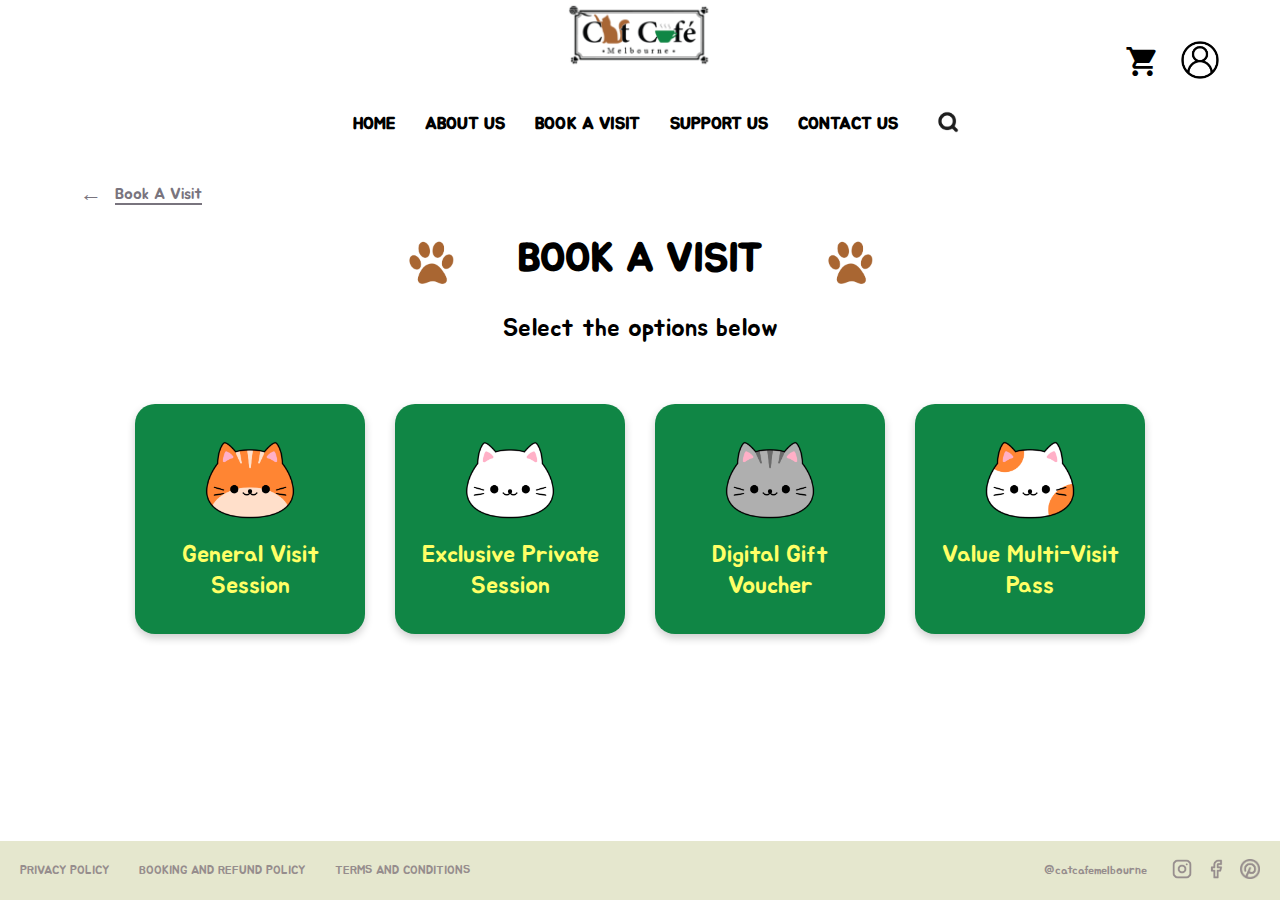
<file: bookavisit.html>
<!DOCTYPE html>
<html lang="en">
  <head>
    <meta charset="UTF-8" />
    <meta name="viewport" content="width=device-width, initial-scale=1.0" />
    <link rel="preconnect" href="https://fonts.googleapis.com" />
    <link rel="preconnect" href="https://fonts.gstatic.com" crossorigin />
    <link
      href="https://fonts.googleapis.com/css2?family=Jua&display=swap"
      rel="stylesheet"
    />

    <link
      href="https://fonts.googleapis.com/icon?family=Material+Icons"
      rel="stylesheet"
    />

    <link rel="stylesheet" href="catstyle.css" />
    <script src="catstyle.css"></script>
    <title>Cat Cafe Book a Visit</title>
  </head>
  <body>
    <header class="site-header">
      <div class="logo-container">
        <a href="index.html" class="catcafelogo">
          <img
            src="images/catcafelogo.png"
            alt="Cat Cafe Logo"
            class="catcafelogo"
          />
        </a>
      </div>

      <div class="hamburger" id="hamburger">
        <span></span>
        <span></span>
        <span></span>
      </div>

      <div class="hamburger-menu" id="hamburgerMenu">
        <ul>
          <li><a href="index.html">Home</a></li>
          <li><a href="#">About Us</a></li>
          <li><a href="bookavisit.html">Book A Visit</a></li>
          <li><a href="#">Support Us</a></li>
          <li><a href="#">Contact Us</a></li>
          <li>
            <a href="searchpage.html"
              ><img
                src="images/searchicon.png"
                alt="search icon"
                class="searchicon"
            /></a>
          </li>
        </ul>
      </div>

      <nav class="navbar">
        <ul>
          <li><a href="index.html" class="home active">Home</a></li>
          <li><a href="#" class="aboutUs active">About Us</a></li>
          <li>
            <a href="bookavisit.html" class="bookAVisit active">Book A Visit</a>
          </li>
          <li><a href="#" class="supportUs active">Support Us</a></li>
          <li><a href="#" class="contactUs active">Contact Us</a></li>
          <li>
            <a href="searchpage.html" class="search">
              <img
                src="images/searchicon.png"
                alt="search icon"
                class="searchicon"
              />
            </a>
          </li>
        </ul>
      </nav>

      <div class="header-nav">
        <a href="shoppingcart.html" class="shoppingcart">
          <span class="material-icons">shopping_cart</span>
        </a>
        <a href="#" class="profile">
          <img src="images/profile.png" alt="Profile" class="profile" />
        </a>
      </div>
    </header>

    <main class="bookavisit page">
      <section class="book-a-visit">
        <div class="back-home">
          <a href="index.html" class="back-link">←</a>
          <a href="bookavisit.html" class="back-visit"> Book A Visit </a>
        </div>
        <h1>
          <img src="images/brownpaw.png" alt="cat paw" class="paw" />
          BOOK A VISIT
          <img src="images/brownpaw.png" alt="cat paw" class="paw" />
        </h1>
        <p>Select the options below</p>

        <div class="visit-options">
          <div class="visit-option">
            <a href="selectdate.html" class="generalvisit">
              <img src="images/orange-yellow-cat.png" alt="General Visit" />
              <p>General Visit Session</p>
            </a>
          </div>
          <div class="visit-option">
            <img src="images/white-cat.png" alt="Exlusive Session" />
            <p>Exclusive Private Session</p>
          </div>
          <div class="visit-option">
            <img src="images/grey-cat.png" alt="Digital Gift Voucher" />
            <p>Digital Gift Voucher</p>
          </div>
          <div class="visit-option">
            <img
              src="images/orange-white-cat.png"
              alt="Value Multi-Visit Pass"
            />
            <p>Value Multi-Visit Pass</p>
          </div>
        </div>
      </section>
    </main>

    <footer class="site-footer">
      <section class="footer-container">
        <div class="footer-links">
          <a href="#">PRIVACY POLICY</a>
          <a href="#">BOOKING AND REFUND POLICY</a>
          <a href="#">TERMS AND CONDITIONS</a>
        </div>

        <div class="footer-social">
          <p>@catcafemelbourne</p>
          <div class="social-icons">
            <a href="#"><img src="images/instagram.png" alt="Instagram" /></a>
            <a href="#"><img src="images/facebook.png" alt="Facebook" /></a>
            <a href="#"><img src="images/pinterest.png" alt="Pinterest" /></a>
          </div>
        </div>
      </section>
    </footer>

    <script src="catscript.js"></script>
  </body>
</html>
</file>
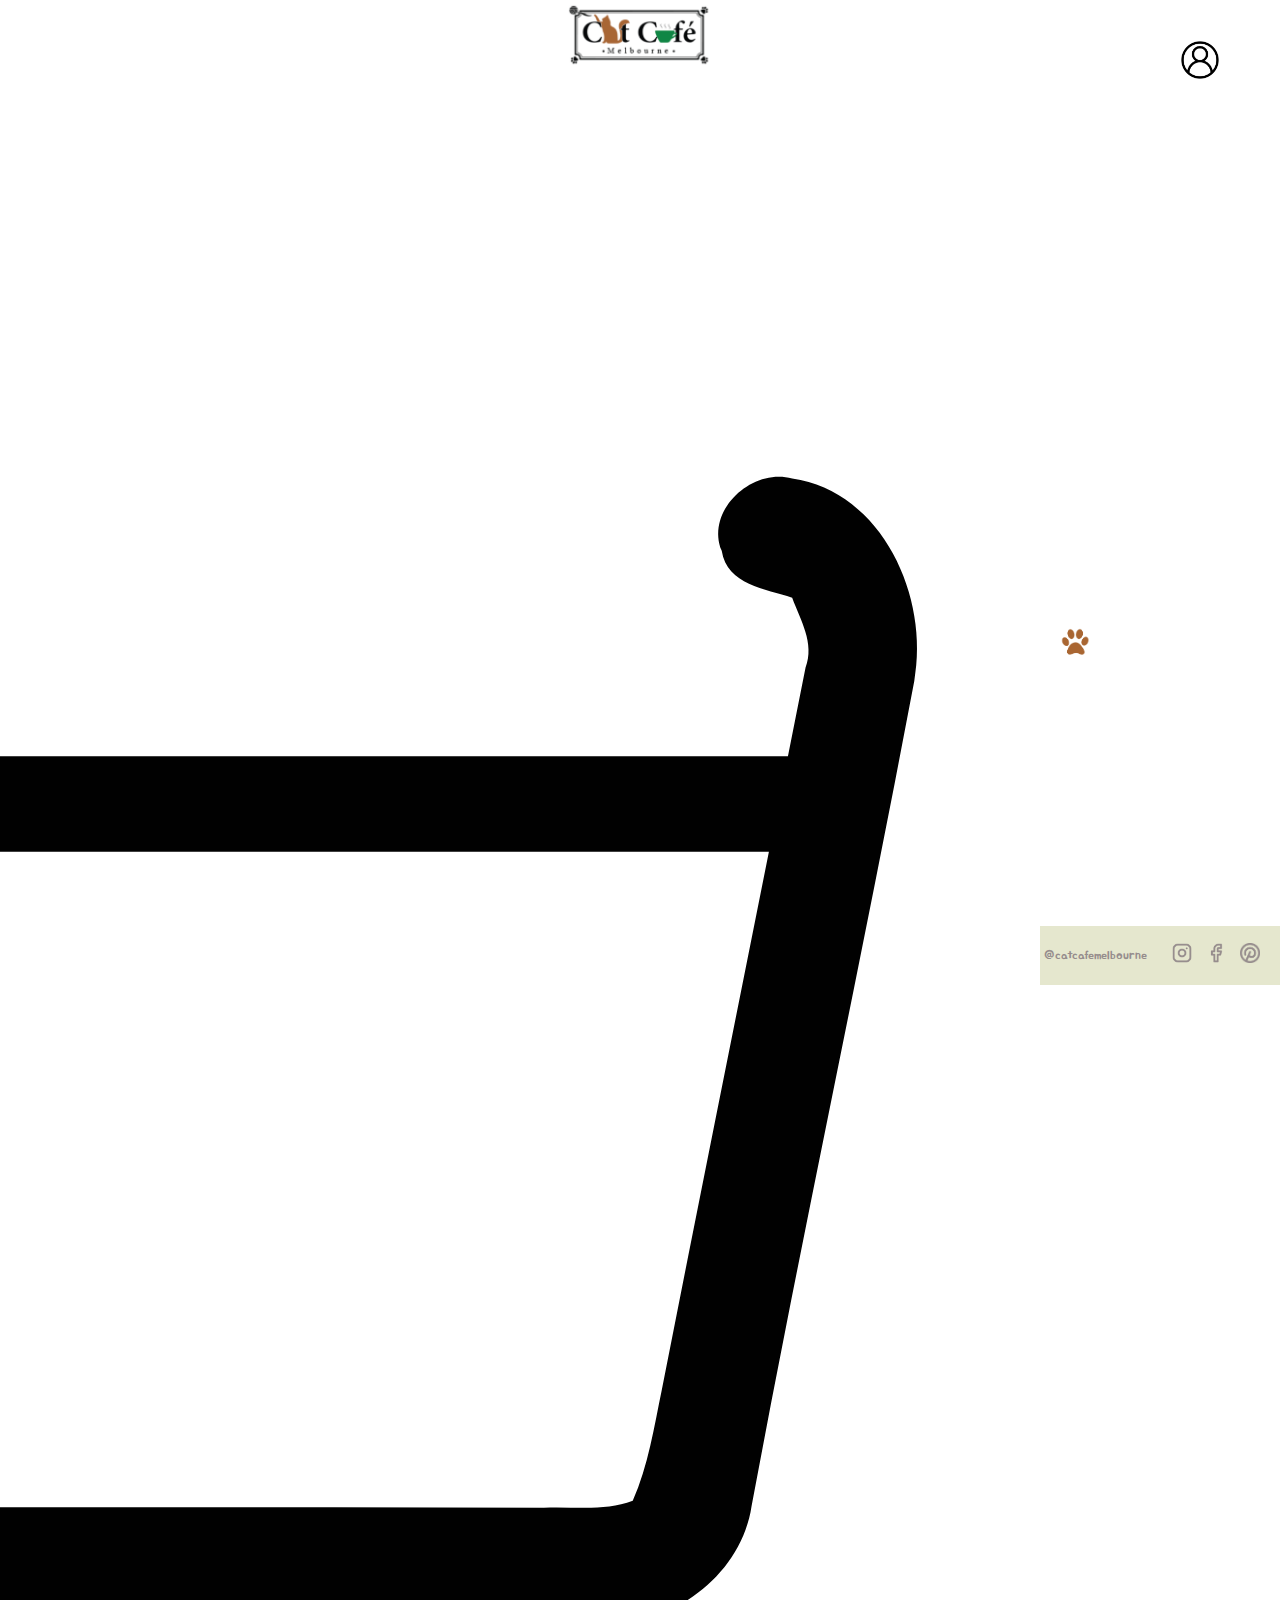
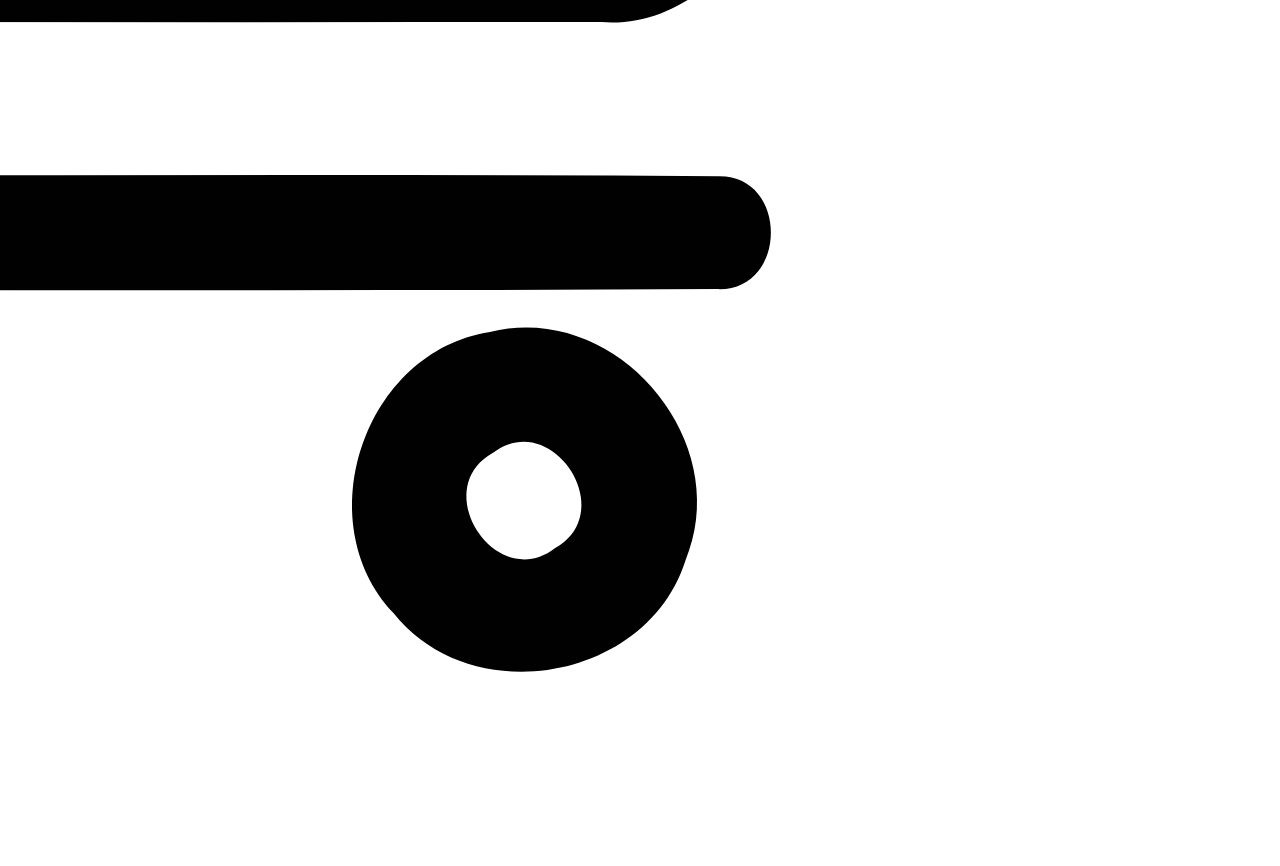
<file: bookingconfirmation.html>
<!DOCTYPE html>
<html lang="en">
<head>
    <meta charset="UTF-8">
    <meta name="viewport" content="width=device-width, initial-scale=1.0">
    <link rel="preconnect" href="https://fonts.googleapis.com">
    <link rel="preconnect" href="https://fonts.gstatic.com" crossorigin>
    <link href="https://fonts.googleapis.com/css2?family=Jua&display=swap" rel="stylesheet">

    <link rel="stylesheet" href="catstyle.css">
    <script src="catstyle.css"></script>
    <title>Cat Cafe Book a Visit</title>
</head>
<body>
    <header class="site-header">

        <div class="logo-container">
          <a href="index.html" class="catcafelogo">
            <img src="images/catcafelogo.png" alt="Cat Cafe Logo" class="catcafelogo">
          </a>
        </div>
          
        <nav class="navbar">
          <ul>
            <li><a href="index.html" class="home active">Home</a></li>
            <li><a href="#" class="aboutUs active">About Us</a></li>
            <li><a href="bookavisit.html" class="bookAVisit active">Book A Visit</a></li>
            <li><a href="#" class="supportUs active">Support Us</a></li>
            <li><a href="#" class="contactUs active">Contact Us</a></li>
            <li>
              <a href="searchpage.html" class="search">
                <img src="images/searchicon.png" alt="search icon" class="searchicon">
              </a>
            </li>
          </ul>
        </nav>
    
        <div class="header-nav">
          <a href="#" class="shoppingcart">
            <img src="images/shoppingcart.png" alt="Shopping Cart" class="shoppingcart">
          </a>
          <a href="#" class="profile">
            <img src="images/profile.png" alt="Profile" class="profile">
          </a>
        </div>
    </header>

    <main>
        <section class="confirmed-page">
            <div class="confirmation-wrapper">
                <img src="images/cat-badge.png" alt="Your Booking is Confirmed" class="confirmation-image">
                
                <div class="email-note">
                    <img src="images/brownpaw.png" alt="cat paw" class="paw">
                    <p>A confirmation with your booking details has been sent to your email.</p>
                    <img src="images/brownpaw.png" alt="cat paw" class="paw">
                </div>


                <p class="thank-you-message">
                    Thank you! Get ready for a cozy, cuddly and pawsome time at the the cafe!
                </p>

                <a href="index.html" class="back-home-link">Back to Homepage</a>
            </div>
        </section>
    </main>

    <footer class="site-footer">
      <section class="footer-container">
        <div class="footer-links">
          <a href="#">PRIVACY POLICY</a>
          <a href="#">BOOKING AND REFUND POLICY</a>
          <a href="#">TERMS AND CONDITIONS</a>
        </div>
    
        <div class="footer-social">
          <p>@catcafemelbourne</p>
            <div class="social-icons">
              <a href="#"><img src="images/instagram.png" alt="Instagram"></a>
              <a href="#"><img src="images/facebook.png" alt="Facebook"></a>
              <a href="#"><img src="images/pinterest.png" alt="Pinterest"></a>
            </div>
        </div>
      </section>
    </footer>

<script src="catscript.js"></script>
</body>
</html>
</file>
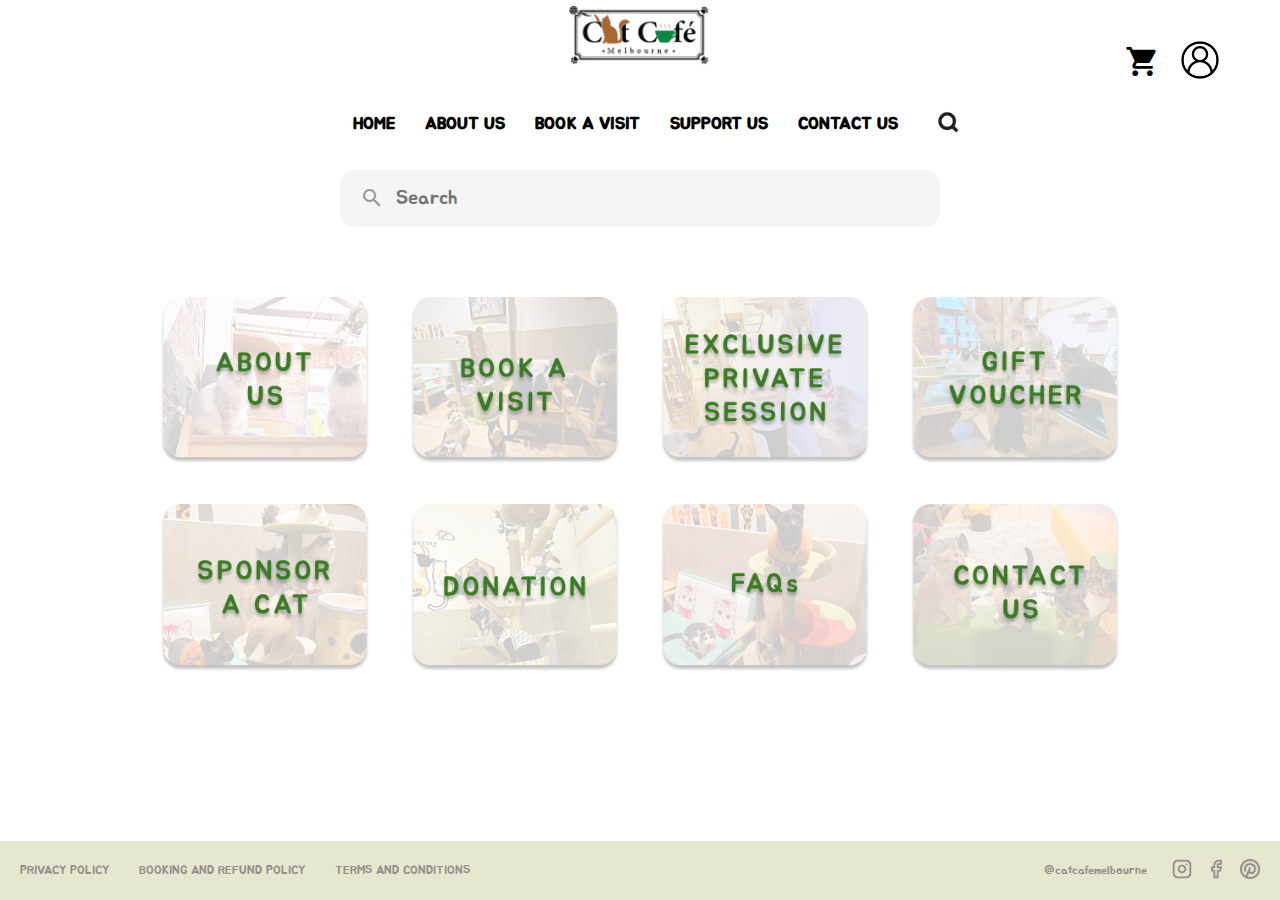
<file: searchpage.html>
<!DOCTYPE html>
<html lang="en">
<head>
    <meta charset="UTF-8">
    <meta name="viewport" content="width=device-width, initial-scale=1.0">
    <link rel="preconnect" href="https://fonts.googleapis.com">
    <link rel="preconnect" href="https://fonts.gstatic.com" crossorigin>
    <link href="https://fonts.googleapis.com/css2?family=Jua&display=swap" rel="stylesheet">

    <link href="https://fonts.googleapis.com/icon?family=Material+Icons" rel="stylesheet">

    <link rel="stylesheet" href="catstyle.css">
    <title>Cat Cafe Book a Visit</title>
</head>
<body>
    <header class="site-header">

        <div class="logo-container">
          <a href="index.html" class="catcafelogo">
            <img src="images/catcafelogo.png" alt="Cat Cafe Logo" class="catcafelogo">
          </a>
        </div>
          
        <nav class="navbar">
          <ul>
            <li><a href="index.html" class="home active">Home</a></li>
            <li><a href="#" class="aboutUs active">About Us</a></li>
            <li><a href="bookavisit.html" class="bookAVisit active">Book A Visit</a></li>
            <li><a href="#" class="supportUs active">Support Us</a></li>
            <li><a href="#" class="contactUs active">Contact Us</a></li>
            <li>
              <a href="searchpage.html" class="search">
                <img src="images/searchicon.png" alt="search icon" class="searchicon">
              </a>
            </li>
          </ul>
        </nav>
    
        <div class="header-nav">
          <a href="shoppingcart.html" class="shoppingcart">
            <span class="material-icons">shopping_cart</span>
          </a>
          <a href="#" class="profile">
            <img src="images/profile.png" alt="Profile" class="profile">
          </a>
        </div>
    </header>

    <main>
        <div class="search-bar">
          <i class="material-icons">search</i>
          <input type="search" placeholder="Search" class="search-input">
        </div>
    
        <div class="grid-container">
            <a href="#" class="grid-item">
              <img src="images/about-us.png" alt="About Us">
            </a>
            <a href="bookavisit.html" class="grid-item">
              <img src="images/book-a-visit.png" alt="Book A Visit">
            </a>
            <a href="#" class="grid-item">
              <img src="images/exclusive-private-session.png" alt="Exclusive Private Session">
            </a>
            <a href="#" class="grid-item">
              <img src="images/gift-voucher.png" alt="Gift Voucher">
            </a>
            <a href="#" class="grid-item">
              <img src="images/sponsor-a-cat.png" alt="Sponsor A Cat">
            </a>
            <a href="#" class="grid-item">
              <img src="images/donation.png" alt="Donation">
            </a>
            <a href="#" class="grid-item">
              <img src="images/faqs.png" alt="FAQs">
            </a>
            <a href="#" class="grid-item">
              <img src="images/contact-us.png" alt="Contact Us">
            </a>
        </div>
    </main>


    <footer class="site-footer">
        <section class="footer-container">
          <div class="footer-links">
            <a href="#">PRIVACY POLICY</a>
            <a href="#">BOOKING AND REFUND POLICY</a>
            <a href="#">TERMS AND CONDITIONS</a>
          </div>
      
          <div class="footer-social">
            <p>@catcafemelbourne</p>
              <div class="social-icons">
                <a href="#"><img src="images/instagram.png" alt="Instagram"></a>
                <a href="#"><img src="images/facebook.png" alt="Facebook"></a>
                <a href="#"><img src="images/pinterest.png" alt="Pinterest"></a>
              </div>
          </div>
        </section>
      </footer>

<script src="catscript.js"></script>
</body>
</html>
</file>
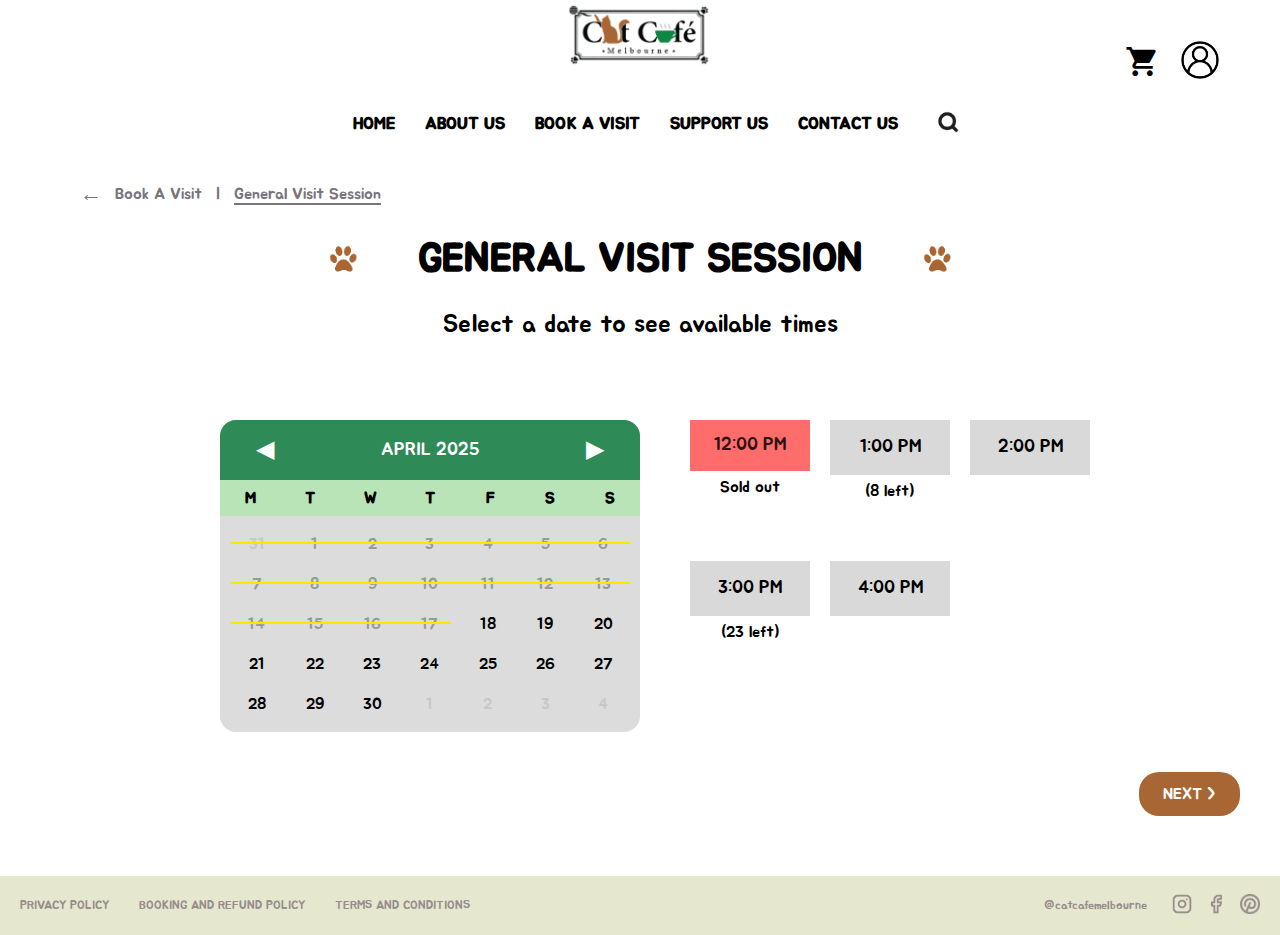
<file: selectdate.html>
<!DOCTYPE html>
<html lang="en">
  <head>
    <meta charset="UTF-8" />
    <meta name="viewport" content="width=device-width, initial-scale=1.0" />
    <link rel="preconnect" href="https://fonts.googleapis.com" />
    <link rel="preconnect" href="https://fonts.gstatic.com" crossorigin />
    <link
      href="https://fonts.googleapis.com/css2?family=Jua&display=swap"
      rel="stylesheet"
    />

    <link
      href="https://fonts.googleapis.com/icon?family=Material+Icons"
      rel="stylesheet"
    />

    <link rel="stylesheet" href="catstyle.css" />
    <title>Cat Cafe Book a Visit</title>
  </head>
  <body>
    <header class="site-header">
      <div class="logo-container">
        <a href="index.html" class="catcafelogo">
          <img
            src="images/catcafelogo.png"
            alt="Cat Cafe Logo"
            class="catcafelogo"
          />
        </a>
      </div>

      <div class="hamburger" id="hamburger">
        <span></span>
        <span></span>
        <span></span>
      </div>

      <div class="hamburger-menu" id="hamburgerMenu">
        <ul>
          <li><a href="index.html">Home</a></li>
          <li><a href="#">About Us</a></li>
          <li><a href="bookavisit.html">Book A Visit</a></li>
          <li><a href="#">Support Us</a></li>
          <li><a href="#">Contact Us</a></li>
          <li>
            <a href="searchpage.html"
              ><img
                src="images/searchicon.png"
                alt="search icon"
                class="searchicon"
            /></a>
          </li>
        </ul>
      </div>

      <nav class="navbar">
        <ul>
          <li><a href="index.html" class="home active">Home</a></li>
          <li><a href="#" class="aboutUs active">About Us</a></li>
          <li>
            <a href="bookavisit.html" class="bookAVisit active">Book A Visit</a>
          </li>
          <li><a href="#" class="supportUs active">Support Us</a></li>
          <li><a href="#" class="contactUs active">Contact Us</a></li>
          <li>
            <a href="searchpage.html" class="search">
              <img
                src="images/searchicon.png"
                alt="search icon"
                class="searchicon"
              />
            </a>
          </li>
        </ul>
      </nav>

      <div class="header-nav">
        <a href="shoppingcart.html" class="shoppingcart">
          <span class="material-icons">shopping_cart</span>
        </a>
        <a href="#" class="profile">
          <img src="images/profile.png" alt="Profile" class="profile" />
        </a>
      </div>
    </header>

    <main class="selectdate page">
      <section class="select-a-date">
        <div class="back-home">
          <a href="bookavisit.html" class="back-link">←</a>
          <a href="bookavisit.html" class="back-choose">Book A Visit</a>
          <span class="divider"> |</span>
          <a href="selectdate.html" class="back-visit">General Visit Session</a>
        </div>

        <h1>
          <img src="images/brownpaw.png" alt="cat paw" class="paw" />
          GENERAL VISIT SESSION
          <img src="images/brownpaw.png" alt="cat paw" class="paw" />
        </h1>
        <p>Select a date to see available times</p>

        <div class="booking-layout">
          <div class="calendar-container">
            <div class="calendar-box">
              <div class="calendar-header">
                <span class="arrow">◀</span>
                <span class="month-title">APRIL 2025</span>
                <span class="arrow">▶</span>
              </div>
              <div class="calendar-weekdays">
                <div>M</div>
                <div>T</div>
                <div>W</div>
                <div>T</div>
                <div>F</div>
                <div>S</div>
                <div>S</div>
              </div>
              <div class="calendar-grid">
                <div class="calendar-day disabled">31</div>
                <div class="dimmed">1</div>
                <div class="dimmed">2</div>
                <div class="dimmed">3</div>
                <div class="dimmed">4</div>
                <div class="dimmed">5</div>
                <div class="dimmed">6</div>
                <div class="dimmed">7</div>
                <div class="dimmed">8</div>
                <div class="dimmed">9</div>
                <div class="dimmed">10</div>
                <div class="dimmed">11</div>
                <div class="dimmed">12</div>
                <div class="dimmed">13</div>
                <div class="dimmed">14</div>
                <div class="dimmed">15</div>
                <div class="dimmed">16</div>
                <div class="dimmed">17</div>
                <div class="calendar-day selectable">18</div>
                <div class="calendar-day">19</div>
                <div class="calendar-day">20</div>
                <div class="calendar-day">21</div>
                <div class="calendar-day">22</div>
                <div class="calendar-day">23</div>
                <div class="calendar-day">24</div>
                <div class="calendar-day">25</div>
                <div class="calendar-day">26</div>
                <div class="calendar-day">27</div>
                <div class="calendar-day">28</div>
                <div class="calendar-day">29</div>
                <div class="calendar-day">30</div>
                <div class="calendar-day disabled">1</div>
                <div class="calendar-day disabled">2</div>
                <div class="calendar-day disabled">3</div>
                <div class="calendar-day disabled">4</div>
              </div>

              <div class="calendar-line line-1"></div>
              <div class="calendar-line line-2"></div>
              <div class="calendar-line line-3"></div>
            </div>
          </div>

          <div class="timeslots">
            <div class="slot-wrap">
              <button class="slot sold-out">12:00 PM</button>
              <p class="slot-status">Sold out</p>
            </div>

            <div class="slot-wrap">
              <button class="slot available" id="slot-1pm">1:00 PM</button>
              <p class="slot-status">(8 left)</p>
            </div>

            <div class="slot-wrap">
              <button class="slot not-available">2:00 PM</button>
            </div>

            <div class="slot-wrap">
              <button class="slot not-available">3:00 PM</button>
              <p class="slot-status">(23 left)</p>
            </div>

            <div class="slot-wrap">
              <button class="slot not-available">4:00 PM</button>
            </div>
          </div>
        </div>

        <div class="next-btn-container">
          <a href="selectpass.html" class="next-button">NEXT ></a>
        </div>
      </section>
    </main>

    <footer class="site-footer">
      <section class="footer-container">
        <div class="footer-links">
          <a href="#">PRIVACY POLICY</a>
          <a href="#">BOOKING AND REFUND POLICY</a>
          <a href="#">TERMS AND CONDITIONS</a>
        </div>

        <div class="footer-social">
          <p>@catcafemelbourne</p>
          <div class="social-icons">
            <a href="#"><img src="images/instagram.png" alt="Instagram" /></a>
            <a href="#"><img src="images/facebook.png" alt="Facebook" /></a>
            <a href="#"><img src="images/pinterest.png" alt="Pinterest" /></a>
          </div>
        </div>
      </section>
    </footer>

    <script src="catscript.js"></script>
  </body>
</html>
</file>
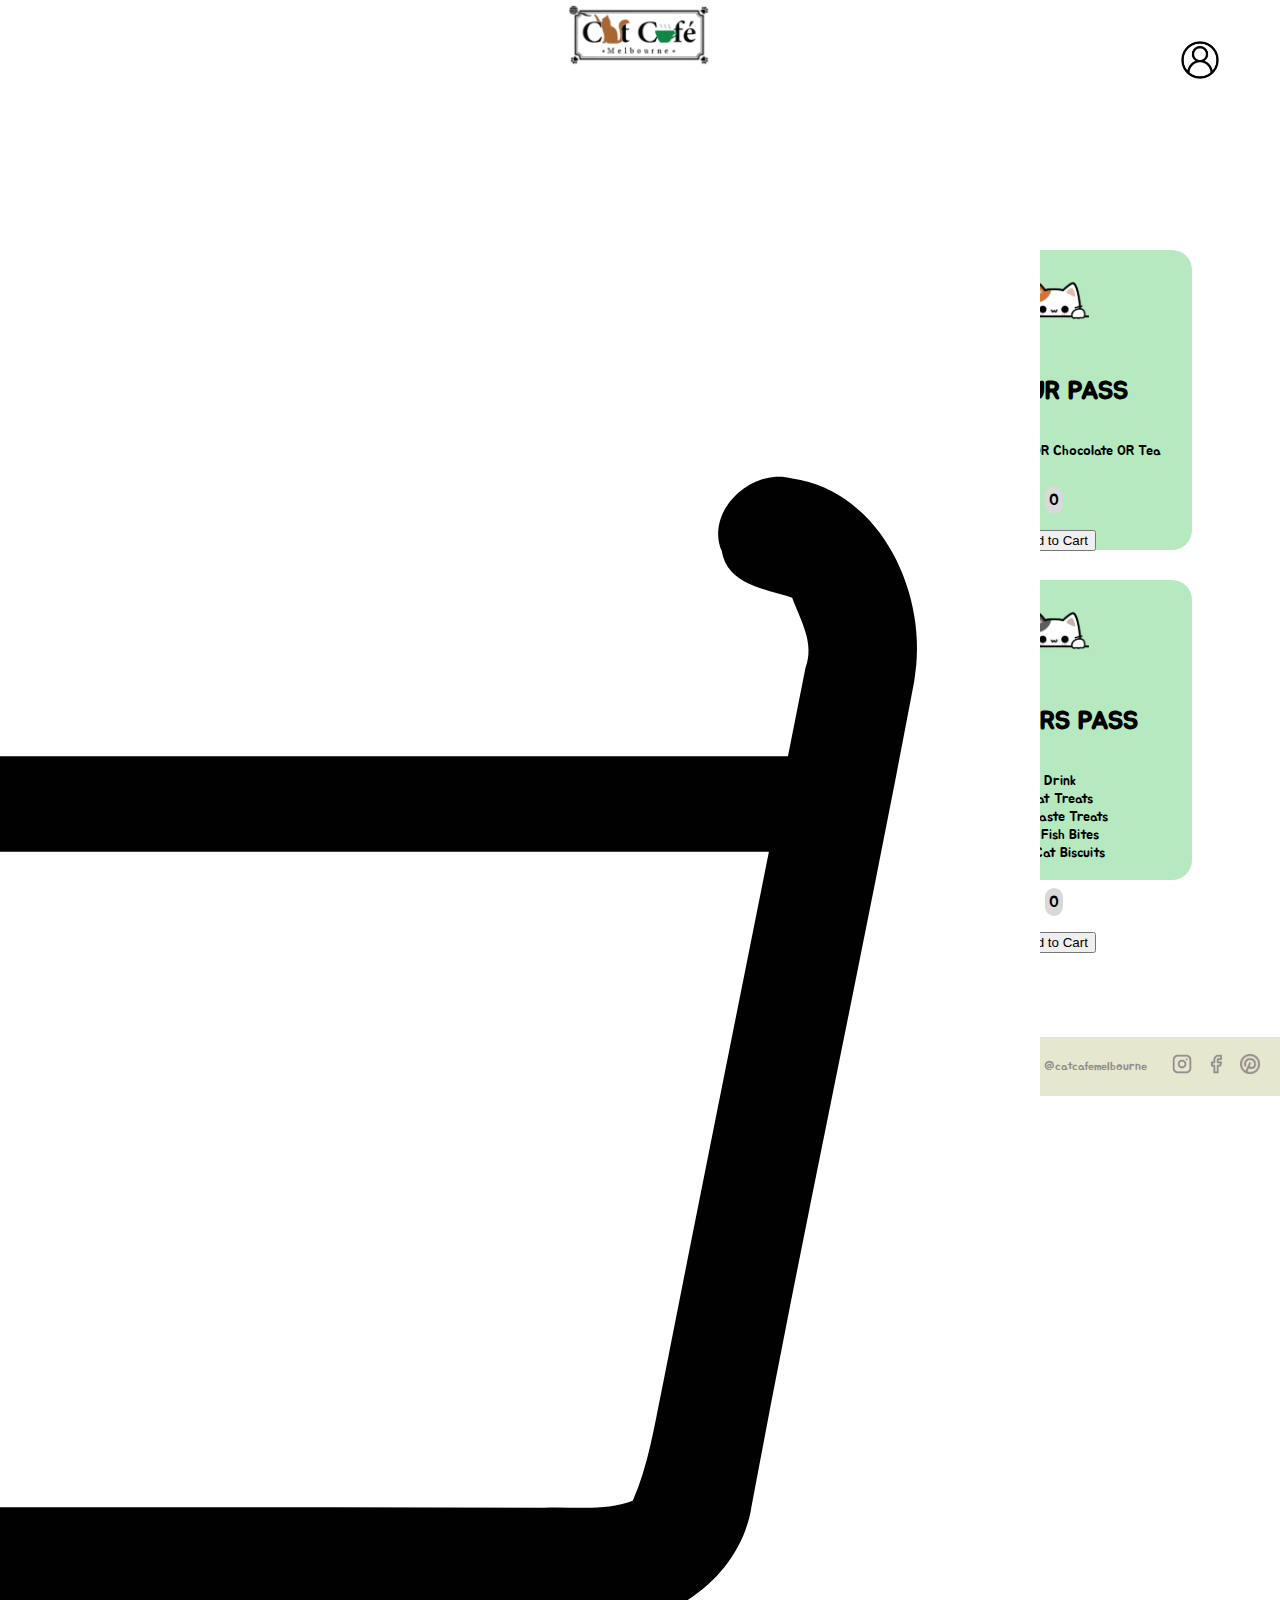
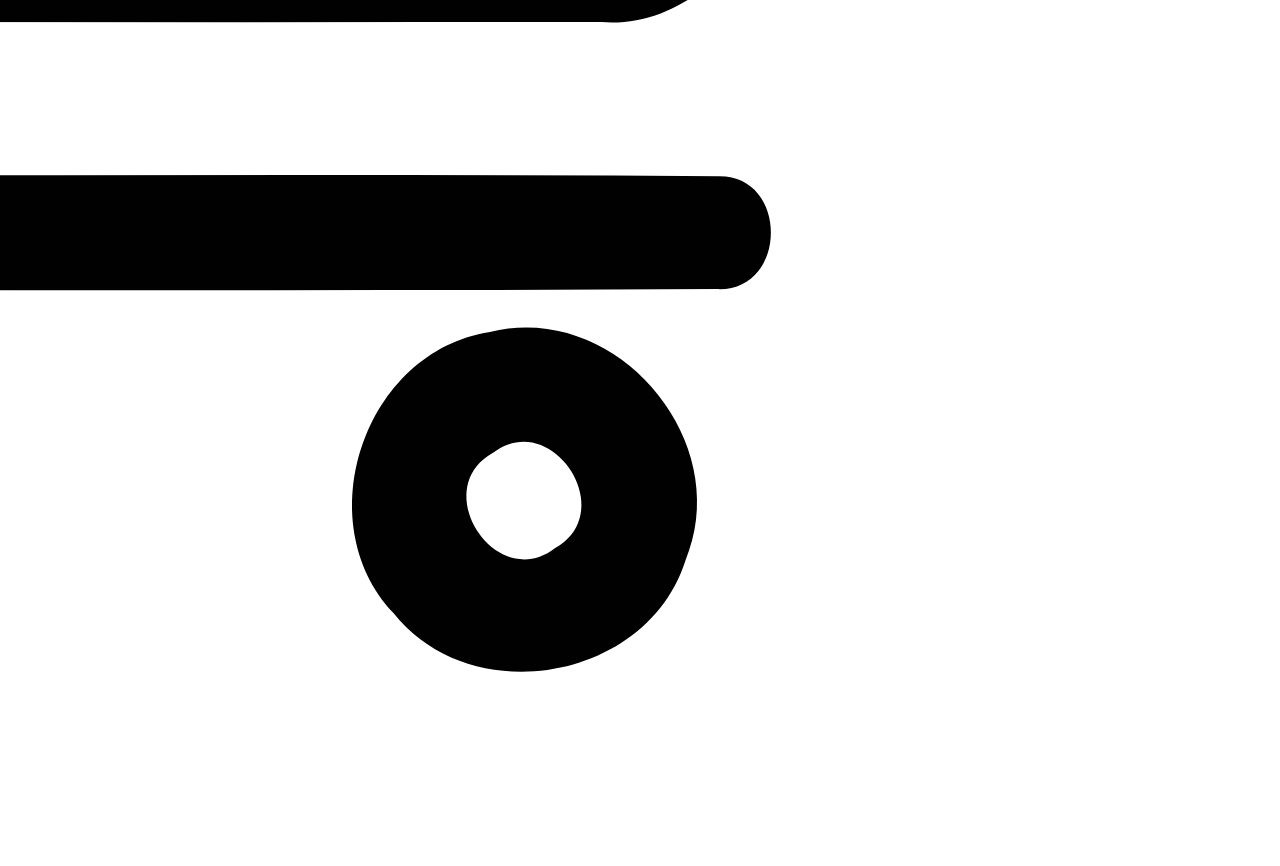
<file: selectpass.html>
<!DOCTYPE html>
<html lang="en">
<head>
    <meta charset="UTF-8">
    <meta name="viewport" content="width=device-width, initial-scale=1.0">
    <link rel="preconnect" href="https://fonts.googleapis.com">
    <link rel="preconnect" href="https://fonts.gstatic.com" crossorigin>
    <link href="https://fonts.googleapis.com/css2?family=Jua&display=swap" rel="stylesheet">

    <link rel="stylesheet" href="catstyle.css">
    <script src="catstyle.css"></script>
    <title>Cat Cafe Book a Visit</title>
</head>
<body>
    <header class="site-header">

        <div class="logo-container">
          <a href="index.html" class="catcafelogo">
            <img src="images/catcafelogo.png" alt="Cat Cafe Logo" class="catcafelogo">
          </a>
        </div>
          
        <nav class="navbar">
          <ul>
            <li><a href="index.html" class="home active">Home</a></li>
            <li><a href="#" class="aboutUs active">About Us</a></li>
            <li><a href="bookavisit.html" class="bookAVisit active">Book A Visit</a></li>
            <li><a href="#" class="supportUs active">Support Us</a></li>
            <li><a href="#" class="contactUs active">Contact Us</a></li>
            <li>
              <a href="searchpage.html" class="search">
                <img src="images/searchicon.png" alt="search icon" class="searchicon">
              </a>
            </li>
          </ul>
        </nav>
    
        <div class="header-nav">
          <a href="#" class="shoppingcart">
            <img src="images/shoppingcart.png" alt="Shopping Cart" class="shoppingcart">
          </a>
          <a href="#" class="profile">
            <img src="images/profile.png" alt="Profile" class="profile">
          </a>
        </div>
    </header>

    <main class="select-pass">
        <div class="booking-layout">
            <aside class="booking-menu">
                <ul>
                    <li><strong>STANDARD PASSES</strong> <span class="paw-icon">🐾</span></li>
                    <li>COMBO TREAT PACKS</li>
                    <li>SOUVENIR PACKS</li>
                    <li>ADD-ONS</li>
                </ul>
            </aside>

            <section class="booking-options">
                <div class="pass-card">
                    <img src="images/green-cat.png" alt="cat face">
                    <h2>1 HOUR PASS</h2>
                    <p>Entry Only</p>
                    <span class="price">$19</span>
                    <div class="quantity-selector">
                        <span>0</span>
                    </div>
                    <button>Add to Cart</button>
                </div>

                <div class="pass-card">
                    <img src="images/brown-cat.png" alt="cat face">
                    <h2>1 HOUR PASS</h2>
                    <p>+ Complimentary Drink</p>
                    <span class="price orange">$22</span>
                    <div class="quantity-selector">
                        <span>0</span>
                    </div>
                    <button>Add to Cart</button>
                </div>

                <div class="pass-card">
                    <img src="images/brown-cat.png" alt="cat face">
                    <h2>1 HOUR PASS</h2>
                    <p>+ Hot Coffee OR Chocolate OR Tea</p>
                    <span class="price orange">$24.5</span>
                    <div class="quantity-selector">
                        <span>0</span>
                    </div>
                    <button>Add to Cart</button>
                </div>

                <div class="pass-card">
                    <img src="images/brown-cat.png" alt="cat face">
                    <h2>1 HOUR PASS</h2>
                    <p>+ Iced Coffee OR Chocolate OR Fruity Tea</p>
                    <span class="price orange">$25.5</span>
                    <div class="quantity-selector">
                        <span>0</span>
                    </div>
                    <button>Add to Cart</button>
                </div>

                <div class="pass-card">
                    <img src="images/purple-cat.png" alt="cat face">
                    <h2>2 HOURS PASS</h2>
                    <p>+ Drink + Cat Biscuits and Cat Paste Treats</p>
                    <span class="price purple">$47</span>
                    <div class="quantity-selector">
                        <span>0</span>
                    </div>
                    <button>Add to Cart</button>
                </div>

                <div class="pass-card">
                    <img src="images/black-cat.png" alt="cat face">
                    <h2>3 HOURS PASS</h2>
                    <p>+ Drink<br>+ Cat Treats<br>+ 2x Paste Treats<br>+ 2x Fish Bites<br>+ 2x Cat Biscuits</p>
                    <span class="price gray">$70</span>
                    <div class="quantity-selector">
                        <span>0</span>
                    </div>
                    <button>Add to Cart</button>
                </div>

                <div class="price-note">
                    <p>$ ALL PRICES ARE PER PERSON</p>
                </div>
            </section>
        </div>

        <div class="pagination-buttons">
            <button class="prev">&lt; PREVIOUS</button>
            <button class="next">NEXT &gt;</button>
        </div>
    </main>

    </main>

    <footer class="site-footer">
        <section class="footer-container">
            <div class="footer-links">
                <a href="#">PRIVACY POLICY</a>
                <a href="#">BOOKING AND REFUND POLICY</a>
                <a href="#">TERMS AND CONDITIONS</a>
            </div>
    
            <div class="footer-social">
                <p>@catcafemelbourne</p>
                <div class="social-icons">
                    <a href="#"><img src="images/instagram.png" alt="Instagram"></a>
                    <a href="#"><img src="images/facebook.png" alt="Facebook"></a>
                    <a href="#"><img src="images/pinterest.png" alt="Pinterest"></a>
                </div>
            </div>
        </section>
    </footer>

<script src="catscript.js"></script>
</body>
</html>
</file>
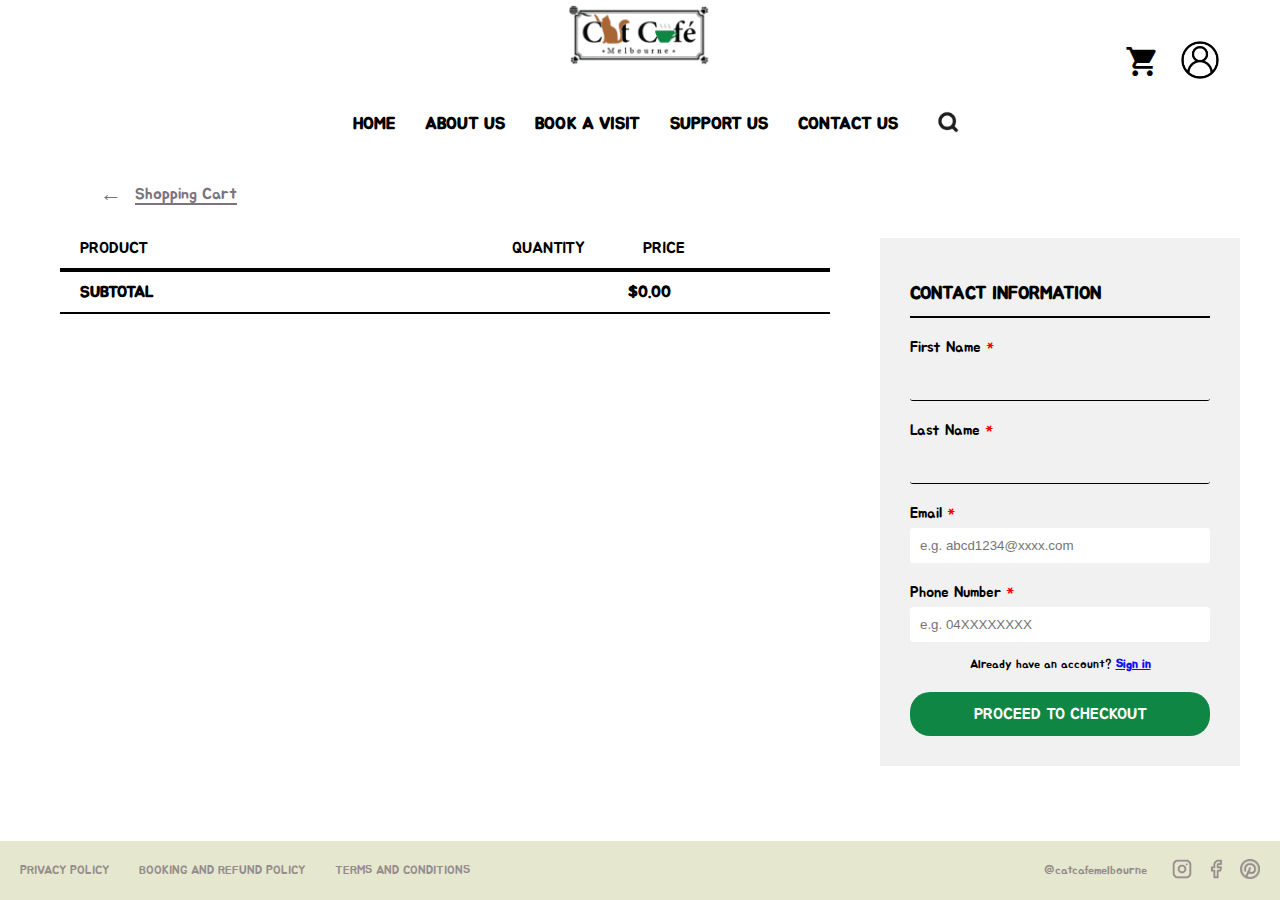
<file: shoppingcart.html>
<!DOCTYPE html>
<html lang="en">
<head>
    <meta charset="UTF-8">
    <meta name="viewport" content="width=device-width, initial-scale=1.0">
    <link rel="preconnect" href="https://fonts.googleapis.com">
    <link rel="preconnect" href="https://fonts.gstatic.com" crossorigin>
    <link href="https://fonts.googleapis.com/css2?family=Jua&display=swap" rel="stylesheet">

    <link href="https://fonts.googleapis.com/icon?family=Material+Icons" rel="stylesheet">

    <link rel="stylesheet" href="catstyle.css">
    <script src="catstyle.css"></script>
    <title>Cat Cafe Book a Visit</title>
</head>
<body>
    <header class="site-header">

        <div class="logo-container">
          <a href="index.html" class="catcafelogo">
            <img src="images/catcafelogo.png" alt="Cat Cafe Logo" class="catcafelogo">
          </a>
        </div>
          
        <nav class="navbar">
          <ul>
            <li><a href="index.html" class="home active">Home</a></li>
            <li><a href="#" class="aboutUs active">About Us</a></li>
            <li><a href="bookavisit.html" class="bookAVisit active">Book A Visit</a></li>
            <li><a href="#" class="supportUs active">Support Us</a></li>
            <li><a href="#" class="contactUs active">Contact Us</a></li>
            <li>
              <a href="searchpage.html" class="search">
                <img src="images/searchicon.png" alt="search icon" class="searchicon">
              </a>
            </li>
          </ul>
        </nav>
    
        <div class="header-nav">
          <a href="shoppingcart.html" class="shoppingcart">
            <span class="material-icons">shopping_cart</span>
          </a>
          <a href="#" class="profile">
            <img src="images/profile.png" alt="Profile" class="profile">
          </a>
        </div>
    </header>

    <main class="shopping-cart-page">
        <!-- back link: update later -->
        <section class="shopping-cart-section">
            <div class="back-wrapper">
                <div class="back-pass">
                    <a href="selectpass.html" class="back-link">←</a>
                    <a href="shoppingcart.html" class="back-visit"> Shopping Cart </a>
                </div>
            </div>

            <div class="cart-container">
                <a href="#" class="back-to-cart"></a>

                <div class="cart-table">
                    <div class="cart-header">
                        <span class="product">PRODUCT</span>
                        <span class="quantity">QUANTITY</span>
                        <span class="price">PRICE</span>
                    </div>

                    <div class="cart-items"></div>

                    <div class="cart-subtotal">
                        <span class="subtotal">SUBTOTAL</span>
                        <span class="subtotal-quantity"></span>
                        <span class="subtotal-amount">$0.00</span>
                    </div>
                </div>

                <div class="checkout-form">
                    <h2>CONTACT INFORMATION</h2>
                    <form>
                        <label>First Name <span class="required">*</span><br><input type="text" required></label>
                        <label>Last Name <span class="required">*</span><br><input type="text" required></label>
                        <label>Email <span class="required">*</span><br><input type="email" placeholder="e.g. abcd1234@xxxx.com" required></label>
                        <label>Phone Number <span class="required">*</span><br><input type="tel" placeholder="e.g. 04XXXXXXXX" required></label>
                        <p class="signin-note">Already have an account? <a href="#">Sign in</a></p>
                        <button type="submit" class="checkout-btn" onclick="window.location.href='carddetails.html'">PROCEED TO CHECKOUT</button>
                    </form>
                </div>
            </div>
        </section>
    </main>

    <footer class="site-footer">
        <section class="footer-container">
            <div class="footer-links">
                <a href="#">PRIVACY POLICY</a>
                <a href="#">BOOKING AND REFUND POLICY</a>
                <a href="#">TERMS AND CONDITIONS</a>
            </div>
    
            <div class="footer-social">
                <p>@catcafemelbourne</p>
                <div class="social-icons">
                    <a href="#"><img src="images/instagram.png" alt="Instagram"></a>
                    <a href="#"><img src="images/facebook.png" alt="Facebook"></a>
                    <a href="#"><img src="images/pinterest.png" alt="Pinterest"></a>
                </div>
            </div>
        </section>
    </footer>

<script src="catscript.js"></script>
</body>
</html>
</file>
<file: catstyle.css>
/* CATSTYLE.CSS: styling across all pages in the Cat Cafe Melbourne Redesign*/

/* global style for every webpage*/
html,
body {
  height: 100%;
  margin: 0;
  display: flex;
  flex-direction: column;
}

* {
  box-sizing: border-box;
}

main {
  flex: 1;
}

body {
  opacity: 0;
  transition: opacity 0.4s ease-in-out;
}

body.fade-in {
  opacity: 1;
}

/* ------------------------------------------------------ HEADER (for all pages) -------------------------------------------------------- */
/* hamburger icon */
.mobile-header {
  display: flex;
  justify-content: space-between;
  align-items: center;
  padding: 10px 16px;
}

.hamburger {
  display: none;
  flex-direction: column;
  justify-content: space-between;
  width: 28px;
  height: 20px;
  cursor: pointer;
  z-index: 1001;
  position: relative;
  margin: 20px;
  margin-top: -50px;
}

.hamburger span {
  height: 4px;
  width: 100%;
  background-color: #333;
  border-radius: 2px;
}

/* mobile hidden navigation bar in hamburger */
.hamburger-menu {
  display: none;
  position: absolute;
  top: 70px;
  left: 0;
  width: 100%;
  background-color: white;
  box-shadow: 0 4px 8px rgba(0, 0, 0, 0.1);
  z-index: 50;
  padding: 20px 0;
  text-align: center;
}

.hamburger-menu ul {
  list-style: none;
  padding: 0;
  margin: 0;
}

.hamburger-menu ul li {
  margin: 16px 0;
}

.hamburger-menu ul li a {
  text-decoration: none;
  color: #000;
  font-family: "Jua", sans-serif;
  font-size: 18px;
  font-weight: bold;
}

.site-header {
  background-color: #fff;
  text-align: center;
  padding: 0px;
  position: relative;
  z-index: 10;
}

.logo-container img.catcafelogo {
  top: 10px;
  width: 150px;
  height: auto;
}

.logo-container {
  position: relative;
}

.header-nav {
  display: flex;
  align-items: center;
  gap: 10px;
  margin-right: 20px;
}

.header-nav .profile {
  position: absolute;
  top: 20px;
  width: 40px;
  height: auto;
}

.header-nav .profile {
  right: 30px;
}

.shoppingcart {
  position: absolute;
  top: 43px;
  right: 120px;
  font-size: 26px;
  color: black;
  display: inline-block;
}

.shoppingcart .material-icons {
  font-size: 35px;
  vertical-align: middle;
  z-index: 100;
}

.cart-badge {
  position: absolute;
  top: -6px;
  right: -10px;
  background: #108645;
  color: white;
  font-size: 12px;
  width: 18px;
  height: 18px;
  border-radius: 50%;
  text-align: center;
  line-height: 18px;
  font-weight: bold;
}

.navbar {
  display: flex;
  justify-content: center;
  align-items: center;
  max-width: 900px;
  margin: 20px auto 0;
  padding: 0 20px;
  font-family: "Jua", sans-serif;
  font-size: 17px;
  font-weight: normal;
  text-transform: uppercase;
}

.navbar ul {
  display: flex;
  list-style: none;
  gap: 30px;
}

.navbar a {
  text-decoration: none;
  color: #000000;
  font-weight: bold;
}

.search {
  display: flex;
  align-items: center;
}

.searchicon {
  width: 40px;
  height: auto;
  position: relative;
  top: -11px;
}

/* responsive for mobile version */
@media (max-width: 768px) {
  .hamburger {
    display: flex;
  }

  .navbar {
    display: none !important;
  }

  .hamburger-menu.show {
    display: block;
  }
}
/* ------------------------------------------------------------ END OF HEADER SECTION --------------------------------------------------- */
/* ====================================================================================================================================== */
/* ====================================================================================================================================== */
/* ====================================================================================================================================== */
/* ====================================================================================================================================== */
/* ====================================================================================================================================== */
/* ------------------------------------------------------ FOOTER (for all pages) -------------------------------------------------------- */
.site-footer {
  background-color: #e5e7ce;
  padding: 10px 20px;
  font-family: "Jua", sans-serif;
  font-size: 12px;
}

.footer-container {
  display: flex;
  justify-content: space-between;
  align-items: center;
  flex-wrap: wrap;
  gap: 10px;
}

.footer-links {
  display: flex;
  gap: 30px;
  flex-wrap: wrap;
}

.footer-links a {
  text-decoration: none;
  color: #968d8d;
  font-size: 12px;
}

.footer-social {
  display: flex;
  align-items: center;
  gap: 15px;
  justify-content: flex-end;
  flex-wrap: wrap;
}

.footer-social p {
  color: #968d8d;
  font-size: 12px;
}

.social-icons img {
  width: 20px;
  height: auto;
  margin-left: 10px;
}

/* responsive for mobile version */
@media (max-width: 600px) {
  .footer-container {
    flex-direction: column;
    align-items: stretch;
  }

  .footer-links,
  .footer-social {
    justify-content: flex-start;
    text-align: left;
    width: 100%;
  }

  .footer-social {
    margin-top: 20px;
  }
}

/* ------------------------------------------------------ END OF FOOTER SECTION ---------------------------------------------------------- */
/* ======================================================================================================================================= */
/* ======================================================================================================================================= */
/* ======================================================================================================================================= */
/* ======================================================================================================================================= */
/* ======================================================================================================================================= */
/* --------------------------------------------------------- INDEX.HTML ------------------------------------------------------------------ */
.site-body {
  text-align: center;
  padding: 40px 0;
}

.cat-welcome {
  display: flex;
  justify-content: center;
  align-items: center;
  margin-top: -20px;
  gap: 10px;
}

.welcome-banner {
  position: relative;
  display: inline-block;
}

.welcomecat {
  width: 711px;
  height: auto;
  position: relative;
  top: -20px;
}

.visit-btn {
  position: absolute;
  bottom: 50px;
  right: 60px;
  background-color: #c0865a;
  color: white;
  font-family: "Jua", sans-serif;
  padding: 12px 20px;
  text-decoration: none;
  border-radius: 20px;
  font-size: 14px;
  box-shadow: 2px 2px 5px rgba(0, 0, 0, 0.2);
  transition: background-color 0.3s ease;
}

.visit-btn:hover {
  background-color: #c0865a;
}

.next {
  width: 40px;
  height: auto;
  position: relative;
  top: -20px;
  margin: 0 10px;
}

.next {
  width: 25px;
  height: auto;
  margin: 0 50px;
  vertical-align: middle;
}

.cat-heading {
  display: flex;
  align-items: center;
  justify-content: center;
  gap: 12px;
  font-family: "Jua", sans-serif;
  font-size: 28px;
}

.paw {
  width: 50px;
  height: auto;
  margin: 0 50px;
  vertical-align: middle;
}

.cats {
  display: flex;
  justify-content: center;
  align-items: center;
  flex-wrap: wrap;
  gap: 30px;
  margin-top: 50px;
}

.kitty img {
  width: 150px;
  height: auto;
}

.kitty p {
  margin: 0;
  font-family: "Jua", sans-serif;
  font-size: 20px;
  top: -40px;
}

.arrow {
  width: 50px;
  height: 50px;
  position: relative;
  cursor: pointer;
}

.location-heading {
  display: flex;
  align-items: center;
  justify-content: center;
  gap: 12px;
  font-family: "Jua", sans-serif;
  font-size: 28px;
  margin-top: 40px;
}

.map {
  width: 711px;
  height: auto;
  position: relative;
  margin-top: 5px;
}

.location-information p {
  font-family: "Jua", sans-serif;
  font-size: 20px;
}

.location-information a {
  font-family: "Jua", sans-serif;
  font-size: 20px;
}

.orange-cat {
  width: 200px;
  height: auto;
  margin-top: 30px;
}

.cat-tagline p {
  font-family: "Jua", sans-serif;
  font-size: 30px;
}

/* responsive design for mobile version */
@media (max-width: 844px) {
  /* hide desktop nav */
  .navbar {
    display: none !important;
  }

  .site-header {
    flex-direction: column;
    align-items: center;
    padding: 10px 0;
  }

  .logo-container img.catcafelogo {
    width: 140px;
    margin: 10px 0;
  }

  .header-nav {
    position: static;
    margin: 0;
    gap: 10px;
    justify-content: flex-end;
    margin-right: 20px;
    margin-top: -50px;
  }

  .shoppingcart {
    position: static;
    font-size: 22px;
  }

  .shoppingcart .material-icons {
    font-size: 28px;
  }

  .header-nav .profile {
    position: static;
    width: 28px;
  }

  .cat-welcome {
    flex-direction: column;
    gap: 8px;
    margin: -10px 0 20px 0;
    align-items: center;
    position: relative;
  }

  .next {
    display: none;
  }

  .welcomecat {
    width: 100%;
    top: 0;
  }

  .visit-btn {
    position: absolute;
    bottom: 18px;
    right: 29%;
    transform: translateX(70%);
    font-size: 11px;
    padding: 6px 12px;
    border-radius: 14px;
  }

  .cat-heading {
    font-size: 20px;
    gap: 8px;
  }

  .paw {
    width: 28px;
    margin: 0 6px;
  }

  .cats {
    flex-wrap: nowrap;
    overflow-x: scroll;
    gap: 16px;
    padding: 0 20px;
    margin: 20px 0;
  }

  .kitty img {
    width: 100px;
  }

  .kitty p {
    font-size: 16px;
    margin-top: 5px;
  }

  .arrow {
    display: none;
  }

  .location-heading {
    font-size: 20px;
    margin: 30px 0 10px;
  }

  .map {
    width: 90%;
    border-radius: 16px;
  }

  .location-information p,
  .location-information a {
    font-size: 16px;
  }

  .orange-cat {
    width: 100px;
    margin-top: 20px;
  }

  .cat-tagline p {
    font-size: 20px;
    padding: 0 20px;
  }

  .footer-container {
    flex-direction: column;
    align-items: center;
    text-align: center;
    padding: 20px;
    gap: 10px;
  }

  .footer-links {
    flex-direction: column;
    gap: 10px;
  }

  .footer-links a,
  .footer-social p {
    font-size: 14px;
  }

  .social-icons img {
    width: 20px;
  }
}

/* --------------------------------------------------------- END OF INDEX.HTML ----------------------------------------------------------- */
/* ======================================================================================================================================= */
/* ======================================================================================================================================= */
/* ======================================================================================================================================= */
/* ======================================================================================================================================= */
/* ======================================================================================================================================= */
/* --------------------------------------------------------- BOOKAVISIT.HTML ------------------------------------------------------------- */
.back-home {
  display: flex;
  align-items: center;
  gap: 8px;
  margin-left: 60px;
  margin-top: -30px;
  margin-bottom: 15px;
}

.back-link {
  font-size: 22px;
  text-decoration: none;
  color: #79747e;
  font-family: "Jua", sans-serif;
}

.back-link:hover {
  color: #000;
}

.back-visit {
  margin-left: 5px;
  font-family: "Jua", sans-serif;
  font-size: 16px;
  text-decoration: underline;
  text-underline-offset: 4px;
  text-decoration-thickness: 1.5px;
  color: #79747e;
}

.back-visit:hover {
  color: #000;
  text-decoration-color: #000;
}

.book-a-visit {
  text-align: center;
  padding: 40px 20px;
}

.book-a-visit h1 {
  font-size: 40px;
  font-family: "Jua", sans-serif;
  margin-bottom: 10px;
}

.book-a-visit img {
  width: 50px;
  height: auto;
}

.book-a-visit p {
  font-size: 25px;
  font-family: "Jua", sans-serif;
  margin-bottom: 40px;
}

.visit-options {
  display: flex;
  justify-content: center;
  flex-wrap: wrap;
  gap: 30px;
  margin-bottom: 60px;
  margin-top: 60px;
}

.visit-option {
  background-color: #108645;
  border-radius: 20px;
  width: 230px;
  height: 230px;
  padding: 20px;
  box-shadow: 0 4px 8px rgba(0, 0, 0, 0.2);
  display: flex;
  flex-direction: column;
  align-items: center;
  justify-content: center;
  transition: transform 0.2s ease;
  cursor: pointer;
}

.visit-option:hover {
  transform: translateY(-5px);
}

.visit-option img {
  width: 90px;
  height: auto;
  margin-bottom: 15px;
}

.visit-option p {
  color: #ffff66;
  font-size: 24px;
  margin: 0;
  text-align: center;
  line-height: 1.3;
}

.visit-option a {
  text-decoration: none;
  color: inherit;
  display: flex;
  flex-direction: column;
  align-items: center;
}

@media (max-width: 768px) {
  .back-home {
    margin-left: 5px;
    margin-top: 10px;
    margin-bottom: 30px;
    gap: 5px;
  }

  .back-link {
    font-size: 18px;
  }

  .back-visit {
    font-size: 14px;
  }

  .book-a-visit {
    padding: 20px 20px;
  }

  .book-a-visit h1 {
    font-size: 26px;
  }

  .book-a-visit p {
    font-size: 18px;
    margin-bottom: 10px;
  }

  .book-a-visit img.paw {
    width: 30px;
  }
}

/* ------------------------------------------------------ THE END OF BOOKAVISIT.HTML FILE ------------------------------------------------ */
/* ======================================================================================================================================= */
/* ======================================================================================================================================= */
/* ======================================================================================================================================= */
/* ======================================================================================================================================= */
/* ======================================================================================================================================= */
/* ------------------------------------------------------- SEARCHPAGE.HTML --------------------------------------------------------------- */
.search-bar {
  display: flex;
  justify-content: center;
  align-items: center;
  max-width: 600px;
  margin: 0 auto 50px;
  padding: 15px 20px;
  border-radius: 15px;
  background-color: #f5f5f5;
}

.search-bar i {
  font-size: 24px;
  color: #999;
  margin-right: 10px;
}

.search-bar input {
  border: none;
  background: none;
  font-size: 20px;
  width: 100%;
  font-family: "Jua", sans-serif;
  outline: none;
}

.grid-container {
  display: grid;
  grid-template-columns: repeat(4, 1fr);
  gap: 40px;
  max-width: 1000px;
  margin: 70px auto;
  padding: 0 20px;
}

.grid-item:hover {
  transform: translateY(-5px);
}

.grid-item img {
  width: 100%;
  height: auto;
  display: block;
  border-radius: 16px;
  gap: 100px;
}

.grid-container {
  display: grid;
  grid-template-columns: repeat(4, 1fr);
  gap: 40px;
  max-width: 1000px;
  margin: 70px auto;
  padding: 0 20px;
}

.grid-item:hover {
  transform: translateY(-5px);
}

.grid-item img {
  width: 100%;
  height: auto;
  display: block;
  border-radius: 16px;
  gap: 100px;
}

.grid-item:hover {
  transform: translateY(-5px);
}

.grid-item img {
  width: 100%;
  height: auto;
  display: block;
  border-radius: 16px;
  gap: 100px;
}

@media (max-width: 768px) {
  .search-bar {
    padding: 15px 15px;
    margin: 30px auto 30px;
    max-width: 90%;
  }

  .search-bar input {
    font-size: 16px;
  }

  .search-bar i {
    font-size: 20px;
    margin-right: 8px;
  }

  /* grid becomes 2 columns */
  .grid-container {
    grid-template-columns: repeat(2, 1fr);
    gap: 10px;
    margin: 40px auto;
    padding: 0 10px;
  }

  .grid-item img {
    border-radius: 12px;
  }

  .grid-item p {
    font-size: 14px;
    text-align: center;
  }
}

/* ------------------------------------------------------ END OF SEARCHPAGE.HTML --------------------------------------------------------- */
/* ======================================================================================================================================= */
/* ======================================================================================================================================= */
/* ======================================================================================================================================= */
/* ======================================================================================================================================= */
/* ======================================================================================================================================= */
/* -------------------------------------------------------- SELECTADATE.HTML ------------------------------------------------------------- */
.back-choose {
  margin-left: 5px;
  font-family: "Jua", sans-serif;
  font-size: 16px;
  text-decoration: none;
  color: #79747e;
}

.back-choose:hover {
  color: #000;
  text-decoration-color: #000;
}

.select-pass-section {
  padding-top: 19px;
}

.select-a-date {
  text-align: center;
  padding: 40px 20px;
}

.select-a-date h1 {
  font-size: 40px;
  font-family: "Jua", sans-serif;
  margin-bottom: 10px;
  display: flex;
  justify-content: center;
  align-items: center;
  gap: 10px;
}

.paw {
  width: 30px;
  height: auto;
}

.select-a-date p {
  font-size: 25px;
  font-family: "Jua", sans-serif;
  margin-bottom: 40px;
}

.divider {
  color: #79747e;
  margin-left: 5px;
}

.booking-layout {
  display: flex;
  justify-content: center;
  align-items: center;
  gap: 40px;
  flex-wrap: wrap;
  padding: 0 20px;
  margin-top: 60px;
}

.calendar-container {
  flex: 1;
  max-width: 500px;
  display: flex;
  justify-content: flex-end;
  transform: translateX(-30px);
}

.calendar-box {
  background-color: #dcdcdc;
  border-radius: 16px;
  width: 100%;
  max-width: 420px;
  font-family: "Jua", sans-serif;
  overflow: hidden;
}

.calendar-header {
  background-color: #2e8b57;
  color: white;
  padding: 12px;
  text-align: center;
  font-size: 18px;
  display: flex;
  justify-content: space-between;
  align-items: center;
  padding: 16px 20px;
  height: 60px;
}

.calendar-header .arrow {
  font-size: 24px;
  line-height: 1;
  display: flex;
  align-items: center;
  justify-content: center;
  padding: 4px;
  cursor: pointer;
}

.month-title {
  flex: 1;
  text-align: center;
}

.calendar-weekdays {
  display: grid;
  grid-template-columns: repeat(7, 1fr);
  background-color: #b8e4b8;
  text-align: center;
  padding: 8px 0;
  font-weight: bold;
}

.calendar-day.disabled {
  color: #aaa;
  pointer-events: none;
  opacity: 0.4;
}

.calendar-day.selectable {
  cursor: pointer;
  pointer-events: auto;
  z-index: 1;
  background-color: transparent;
}

.calendar-day.selectable.selected-date {
  display: inline-block;
  width: 36px;
  height: 36px;
  line-height: 36px;
  text-align: center;
  font-size: 16px;
  background-color: white;
  color: black;
  font-weight: bold;
  border-radius: 50%;
  box-shadow: 0px 3px 6px rgba(0, 0, 0, 0.2);
  transition: all 0.2s ease-in-out;
  margin: 0;
  padding: 0;
  position: relative;
  left: 9px;
  vertical-align: middle;
}

.calendar-grid {
  display: grid;
  grid-template-columns: repeat(7, 1fr);
  gap: 4px;
  padding: 10px;
  position: relative;
}

.calendar-grid div {
  text-align: center;
  padding: 8px 0;
  font-size: 16px;
  border-radius: 8px;
}

.calendar-grid .dimmed {
  color: #999;
}

.calendar-box {
  position: relative;
}

.calendar-line {
  position: absolute;
  height: 2px;
  background-color: #ffe500;
  left: 10px;
  right: 10px;
  z-index: 2;
}

.calendar-line.line-1 {
  top: 122px;
}

.calendar-line.line-2 {
  top: 162px;
}

.calendar-line.line-3 {
  top: 202px;
}

.calendar-line.line-3 {
  right: 45%;
}

.timeslots {
  flex: 1;
  min-width: 280px;
  display: flex;
  flex-wrap: wrap;
  gap: 20px;
  justify-content: flex-start;
  max-width: 420px;
}

.slot-wrap {
  display: flex;
  flex-direction: column;
  align-items: center;
}

.slot {
  font-family: "Jua", sans-serif;
  font-size: 18px;
  padding: 14px 20px;
  color: #000;
  text-align: center;
  cursor: pointer;
  width: 120px;
  background-color: #d9d9d9;
  border: 2px solid transparent;
  box-shadow: none;
  transition: border 0.2s ease;
}

.slot.not-available {
  cursor: default;
}

.slot-status {
  font-size: 16px !important;
  font-weight: 400;
  color: #000;
  margin-top: 6px;
  margin-bottom: 0;
}

.slot.sold-out {
  background-color: #ff6c6c;
  color: #2d1212;
  cursor: not-allowed;
  border: none;
  box-shadow: none;
}

.slot.selected {
  border: 2px solid black;
}

.next-btn-container {
  display: flex;
  justify-content: flex-end;
  padding: 0 20px 20px;
  margin-top: 20px;
  width: 100%;
}

.next-button {
  font-family: "Jua", sans-serif;
  font-size: 16px;
  background-color: #a86635;
  color: white;
  padding: 12px 24px;
  border-radius: 20px;
  text-decoration: none;
  transition: background 0.2s ease;
}

.next-button:hover {
  background-color: #8e4c27;
}

/* responsive design for mobile */
@media (max-width: 768px) {
  .back-select {
    margin-left: -60px;
    margin-top: -10px;
    margin-bottom: 30px;
    gap: 5px;
  }

  .back-choose {
    font-size: 14px;
  }

  .select-a-date h1 {
    font-size: 24px;
    gap: 6px;
    margin-top: 30px;
  }

  .select-a-date p {
    font-size: 16px;
  }

  .paw {
    width: 20px;
  }

  .calendar-container {
    justify-content: center;
    transform: none;
    margin-top: -30px;
    margin-bottom: 20px;
  }

  .calendar-img {
    width: 100%;
    max-width: 100%;
  }

  .timeslots {
    justify-content: flex-start;
    gap: 20px;
    margin-left: 20px;
  }

  .next-btn-container {
    justify-content: flex-end;
  }

  .next-button {
    font-size: 14px;
    padding: 10px 20px;
  }
}

/* ------------------------------------------------------- END OF SELECTDATEPAGE.HTML -------------------------------------------------------- */
/* =========================================================================================================================================== */
/* =========================================================================================================================================== */
/* =========================================================================================================================================== */
/* =========================================================================================================================================== */
/* =========================================================================================================================================== */
/* ------------------------------------------------------------ SELECTPASS.HTML -------------------------------------------------------------- */
.cart-badge {
  position: absolute;
  top: -6px;
  right: -10px;
  background-color: #108645;
  color: white;
  font-size: 12px;
  width: 20px;
  height: 20px;
  display: flex;
  align-items: center;
  justify-content: center;
  border-radius: 50%;
  font-weight: bold;
  line-height: 1;
}

.cart-badge.hidden {
  display: none;
}

body {
  font-family: "Jua", sans-serif;
  background-color: #ffffff;
  margin: 0;
  padding: 0;
}

.booking-section {
  padding: 40px 20px;
}

.selectpass-back-home {
  margin-top: -20px;
}

.booking-layout {
  display: flex;
  gap: 20px;
  flex-wrap: nowrap;
  justify-content: center;
  align-items: flex-start;
  padding: 20px;
}

.booking-menu {
  min-width: 180px;
  padding: 0 10px;
  margin-right: 10px;
}

.booking-options-scroll {
  max-height: 520px;
  overflow-y: auto;
  overflow-x: hidden;
  flex-shrink: 1;
  width: auto;
  padding-right: 6px;
}

.booking-options {
  display: grid;
  grid-template-columns: repeat(auto-fill, minmax(250px, 1fr));
  gap: 30px;
  padding-right: 10px;
  max-width: 900px;
  margin: 0 auto;
}

/* scrollbar styling */
.booking-options-scroll::-webkit-scrollbar {
  width: 8px;
}

.booking-options-scroll::-webkit-scrollbar-track {
  background: transparent;
}

.booking-options-scroll::-webkit-scrollbar-thumb {
  background-color: #a76b3c;
  border-radius: 10px;
  border: 2px solid transparent;
  background-clip: content-box;
}

.booking-options-scroll {
  scrollbar-width: thin;
  scrollbar-color: #a76b3c transparent;
}

.booking-menu ul {
  list-style: none;
  padding: 0;
  font-size: 16px;
}

.booking-menu li {
  margin-bottom: 20px;
  color: #333;
  cursor: pointer;
}

.paw-icon {
  color: #a86635;
  font-size: 20px;
  margin-left: 5px;
}

.booking-options {
  display: grid;
  grid-template-columns: repeat(auto-fill, minmax(250px, 1fr));
  gap: 30px;
  flex: 1;
  max-width: 900px;
}

.pass-card {
  background-color: #b7e9c0;
  border-radius: 20px;
  padding: 20px;
  display: flex;
  flex-direction: column;
  align-items: center;
  gap: 16px;
  transition: transform 0.2s ease;
  text-align: center;
  max-width: 300px;
  width: 100%;
  min-height: 300px;
  max-height: 300px;
  height: auto;
  display: flex;
  flex-direction: column;
  justify-content: space-between;
}

.card-top {
  position: relative;
  display: flex;
  align-items: flex-start;
  justify-content: flex-start;
  gap: 20px;
  text-align: left;
}

.card-top img {
  width: 80px !important;
  height: auto !important;
  flex-shrink: 0;
}

.card-text h2 {
  font-size: 24px;
  margin: 0;
  font-weight: bold;
}

.card-text p {
  font-size: 18px;
  line-height: 1.5;
  margin-top: 4px;
  font-weight: 500;
  min-height: 42px;
  display: block;
}

.card-text {
  min-height: 70px;
}

.pass-card img {
  width: 70px;
  height: auto;
  margin-bottom: 10px;
  transform: translateY(-5px);
}

.pass-card h2 {
  font-size: 25px;
  margin: 10px 0 5px;
}

.pass-card p {
  font-size: 14px;
  margin-bottom: 10px;
}

.pass-card .price {
  position: absolute;
  top: 0;
  left: 0;
  transform: translate(8%, 100%);
  background-color: #46ad98;
  color: white;
  font-size: 23px;
  width: 70px;
  height: 70px;
  line-height: 70px;
  border-radius: 50%;
  text-align: center;
  box-shadow: 0 4px 6px rgba(0, 0, 0, 0.2);
  z-index: 1;
}

.price.orange {
  background-color: #d37635;
}

.price.purple {
  background-color: #b270c1;
}

.price.gray {
  background-color: #5e5e5e;
}

.card-bottom {
  display: flex;
  align-items: center;
  justify-content: space-between;
  width: 100%;
  gap: 16px;
}

.quantity-selector {
  display: flex;
  align-items: center;
  background-color: #d9d9d9;
  border-radius: 50px;
  padding: 4px 4px;
  gap: 10px;
}

.qty-btn {
  color: black;
  border: none;
  font-size: 12px;
  padding: 4px 10px;
  border-radius: 10px;
  cursor: pointer;
}

.qty-btn:disabled,
.add-to-cart:disabled {
  cursor: not-allowed;
}

.qty-btn:hover {
  background-color: #9c9c9c;
}

.qty-value {
  font-size: 15px;
  font-weight: bold;
  min-width: 20px;
  max-width: 24px;
  text-align: center;
  display: inline-block;
}

.add-to-cart {
  font-size: 14px;
  padding: 10px 18px;
  border: none;
  border-radius: 20px;
  background-color: #007f5f;
  color: white;
  cursor: pointer;
  transition: background-color 0.2s ease;
}

.pass-card > .card-bottom > button:hover {
  background-color: #005c45;
}

.aside-right {
  min-width: 180px;
  padding: 0 10px;
  margin-left: -20px;
}

.price-note {
  text-align: right;
  font-size: 15px;
  color: #264e36;
  margin-top: 10px;
  font-weight: bold;
}

.change-page {
  display: flex;
  justify-content: space-between;
  padding: 0 50px 50px;
  margin-top: 20px;
  width: 100%;
}

.prev,
.next-button2 {
  font-family: "Jua", sans-serif;
  font-size: 16px;
  background-color: #a86635;
  color: white;
  justify-content: flex-start;
  padding: 12px 24px;
  border-radius: 20px;
  text-decoration: none;
  transition: background 0.2s ease;
}

.prev {
  justify-content: flex-start;
}

.prev:hover,
.next-button2:hover {
  background-color: #8e4c27;
}

@media (max-width: 768px) {
  .booking-layout {
    flex-direction: column;
    align-items: stretch;
  }

  .booking-menu {
    margin-bottom: 20px;
    margin-top: -30px;
    text-align: center;
  }

  .booking-options-scroll {
    width: 100%;
    justify-items: center;
    align-items: center;
  }

  .booking-options {
    padding-right: -20px;
    padding-left: 30px;
  }

  .cart-badge {
    top: 35px;
    right: 50px;
  }

  .selectpass-back-home {
    margin-left: 20px;
    margin-top: 20px;
  }

  .prev,
  .next-button2 {
    font-size: 14px;
    padding: 10px 20px;
  }
}

/* ------------------------------------------------------- END OF SELECTPASS.HTML -------------------------------------------------------- */
/* ======================================================================================================================================= */
/* ======================================================================================================================================= */
/* ======================================================================================================================================= */
/* ======================================================================================================================================= */
/* ======================================================================================================================================= */
/* ------------------------------------------------------- SHOPPINGCART.HTML ------------------------------------------------------------- */
.back-wrapper {
  width: 100%;
  max-width: 1200px;
  margin: -30px auto 15px 60px;
  align-self: flex-start;
}

.back-pass {
  display: flex;
  align-items: center;
  gap: 8px;
  margin-bottom: 15px;
}

.shopping-cart-section {
  font-family: "Jua", sans-serif;
  padding: 40px;
  display: flex;
  flex-direction: column;
  align-items: center;
}

.cart-container {
  display: flex;
  flex-wrap: wrap;
  justify-content: space-between;
  width: 100%;
  max-width: 1200px;
  gap: 40px;
}

.back-to-cart {
  color: #79747e;
  text-decoration: none;
  margin-bottom: 30px;
  display: inline-block;
  font-size: 14px;
  font-weight: bold;
}

.cart-table {
  flex: 1.3;
  min-width: 600px;
}

.cart-header {
  display: flex;
  justify-content: flex-start;
  font-size: 16px;
  width: calc(100% + 10px);
  margin-left: -20px;
  border-bottom: 2px solid black;
  padding-bottom: 10px;
  text-transform: uppercase;
}

.cart-header .product {
  flex: 2;
  padding-left: 20px;
}

.cart-header .quantity {
  flex: 1;
  text-align: center;
}

.cart-header .price {
  flex: 1;
  text-align: left;
}

.cart-item-row {
  display: flex;
  align-items: flex-start;
  justify-content: space-between;
  padding: 20px 0;
  gap: 10px;
}

.cart-item-row > * {
  flex-shrink: 0;
}

.item-info {
  display: flex;
  align-items: flex-start;
  gap: 10px;
  flex: 2;
}

.item-info img {
  width: 60px;
  height: auto;
}

.item-text {
  font-size: 14px;
  margin-top: -10px;
}

.item-text .title {
  font-size: 16px;
  font-weight: bold;
}

.item-text .note {
  font-size: 12px;
}

.item-text .date {
  font-size: 12px;
  color: #555;
  margin-top: 5px;
}

.quantity-price-remove-row {
  display: flex;
  flex: 2;
  justify-content: space-between;
  align-items: center;
}

.quantity-col {
  flex: 1;
  display: flex;
  justify-content: center;
  align-items: center;
  padding-left: 22px;
}

.price-col {
  flex: 0.7;
  display: flex;
  align-items: center;
  justify-content: flex-start;
  text-align: left;
  padding-right: 28px;
}

.remove-col {
  display: flex;
  align-items: center;
  justify-content: flex-start;
  min-width: 40px;
}

.quantity-control {
  display: flex;
  align-items: center;
  gap: 10px;
}

.quantity-control button {
  background: #d9d9d9;
  border: none;
  width: 25px;
  height: 25px;
  border-radius: 50%;
  font-size: 16px;
  cursor: not-allowed;
}

.quantity-control span {
  font-size: 16px;
  min-width: 20px;
  text-align: center;
}

.item-price {
  text-align: left;
  font-size: 16px;
  min-width: 50px;
}

.remove-btn {
  background: none;
  border: none;
  cursor: pointer;
  padding: 0;
  display: flex;
  align-items: center;
  justify-content: center;
}

.remove-btn .material-icons {
  font-size: 20px;
  color: #333;
}

.cart-subtotal {
  display: flex;
  justify-content: flex-start;
  font-size: 16px;
  font-weight: bold;
  width: calc(100% + 10px);
  margin-left: -20px;
  border-bottom: 2px solid black;
  border-top: 2px solid black;
  padding: 10px 0 10px 0;
}

.cart-subtotal .subtotal {
  flex: 2;
  padding-left: 20px;
}

.cart-subtotal .subtotal-quantity {
  flex: 1;
}

.cart-subtotal .subtotal-amount {
  flex: 1;
  text-align: left;
  padding-right: 20px;
}

.checkout-form {
  flex: 1;
  min-width: 320px;
  max-width: 360px;
  background-color: #f1f1f1;
  padding: 30px 30px;
}

.checkout-form h2 {
  font-size: 18px;
  margin-bottom: 20px;
  text-transform: uppercase;
  border-bottom: 2px solid #000;
  padding-bottom: 10px;
}

.checkout-form label {
  display: block;
  font-size: 15px;
  margin-bottom: 15px;
}

.required {
  color: red;
}

.checkout-form input {
  width: 100%;
  padding: 10px;
  margin-top: 5px;
  border: none;
  border-radius: 3px;
}

.signin-note {
  font-size: 12px;
  margin-bottom: 20px;
  text-align: center;
}

.signin-note a {
  color: #1010ff;
  font-weight: bold;
}

.checkout-btn {
  width: 100%;
  background-color: #108645;
  color: white;
  font-size: 16px;
  padding: 12px;
  border: none;
  border-radius: 20px;
  cursor: pointer;
  font-family: "Jua", sans-serif;
}

.checkout-btn:hover {
  background-color: #003922;
}

/* responsive design for mobile */
@media (max-width: 768px) {
  .back-wrapper {
    margin: -15px auto -20px -15px;
  }

  .back-pass {
    margin-bottom: 0px;
  }

  .cart-container {
    flex-direction: column;
    align-items: center;
    margin-top: 0;
  }

  .cart-table {
    min-width: unset;
    width: 100%;
  }

  .cart-header {
    font-size: 14px;
    margin-left: 0;
    width: 100%;
    padding: 10px 0;
  }

  .cart-header .product {
    flex: 2;
    padding-left: 10px;
  }

  .cart-header .quantity,
  .cart-header .price {
    flex: 1;
    text-align: center;
  }

  .cart-item-row {
    flex-direction: column;
    align-items: flex-start;
    flex-direction: row;
    width: 100%;
    border-bottom: 1px solid #ccc;
    padding: 20px 0;
    gap: 12px;
  }

  .item-info {
    flex-direction: row;
    align-items: center;
    gap: 16px;
  }

  .item-text {
    flex: 0.3;
  }

  .item-info img {
    margin-bottom: 150px;
  }

  .quantity-price-remove-row {
    display: flex;
    flex-direction: row;
    justify-content: space-between;
    align-items: center;
    gap: 12px;
    margin-top: 15px;
    margin-left: -20px;
    width: 100%;
    padding: 0 10px;
  }

  .quantity-col,
  .price-col,
  .remove-col {
    display: flex;
    align-items: center;
  }

  .quantity-col {
    flex: 1.2;
    justify-content: flex-start;
  }

  .quantity-control button {
    background: #d9d9d9;
    border: none;
    width: 20px;
    height: 20px;
    border-radius: 50%;
    font-size: 14px;
  }

  .price-col {
    flex: 0.8;
    justify-content: center;
  }

  .remove-col {
    align-self: center;
    margin-left: -70px;
    margin-top: 8px;
    display: flex;
    justify-content: flex-start;
    width: 100%;
  }

  .cart-subtotal {
    flex-direction: row;
    flex-wrap: wrap;
    font-size: 16px;
    width: 100%;
    margin-left: 0;
    padding-left: 0;
    padding-right: 0;
  }

  .cart-subtotal .subtotal {
    flex: 1;
    padding-left: 0;
  }

  .cart-subtotal .subtotal-quantity {
    display: none;
  }

  .cart-subtotal .subtotal-amount {
    flex: 1;
    text-align: right;
    padding-right: 0;
  }

  .checkout-form {
    max-width: 100%;
    padding: 20px;
  }

  .checkout-form input {
    font-size: 14px;
  }

  .checkout-btn {
    font-size: 16px;
  }
}

/* ----------------------------------------------------END OF SHOPPINGCART.HTML ---------------------------------------------------------- */
/* ======================================================================================================================================= */
/* ======================================================================================================================================= */
/* ======================================================================================================================================= */
/* ======================================================================================================================================= */
/* ======================================================================================================================================= */
/* -------------------------------------------------------- CARDDETAILS.HTML ------------------------------------------------------------- */
.back-shop {
  display: flex;
  align-items: center;
  gap: 8px;
  margin-left: 60px;
  margin-top: -20px;
  margin-bottom: 15px;
}

.card-details-section {
  padding-top: 19px;
}

.checkout-container {
  display: flex;
  justify-content: space-between;
  flex-wrap: wrap;
  padding: 60px 40px;
  font-family: "Jua", sans-serif;
  gap: 40px;
}

.payment-info,
.order-summary,
.card-info {
  flex: 1;
  min-width: 300px;
}

h2 {
  font-size: 18px;
  margin-bottom: 20px;
  font-weight: bold;
}

.back-to-cart {
  font-size: 13px;
  color: #79747e;
  margin-bottom: 30px;
}

.back-to-cart a {
  text-decoration: none;
  color: #79747e;
}

.back-to-cart .current {
  color: #79747e;
  font-weight: bold;
  text-decoration: underline;
}

label {
  display: block;
  font-size: 14px;
  margin-bottom: 6px;
  margin-top: 20px;
}

.required {
  color: red;
}

input[type="text"],
textarea {
  width: 100%;
  padding: 10px;
  font-family: "Jua", sans-serif;
  font-size: 14px;
  border: none;
  border-bottom: 1px solid black;
  outline: none;
  background: none;
}

textarea {
  resize: none;
  margin-top: 10px;
  border: 1px solid #000;
  border-radius: 4px;
}

.coupon {
  display: flex;
  align-items: center;
  gap: 10px;
  margin-top: 20px;
}

.coupon img {
  width: 32px;
  height: 32px;
}

.order-summary {
  background-color: #f1f1f1;
  padding: 30px;
  border-radius: 5px;
}

.order-summary h2 {
  border-bottom: 2px solid black;
  padding-bottom: 10px;
  margin-bottom: 20px;
}

.order-item {
  margin-bottom: 25px;
}

.order-item p {
  margin: 5px 0;
  font-size: 14px;
}

.order-item strong {
  display: inline-block;
  margin-bottom: 5px;
}

.order-item span {
  float: right;
}

.subtotal-divider {
  border: none;
  border-top: 2px solid black;
  margin: 10px 0;
}

.total-line {
  font-size: 14px;
  display: flex;
  justify-content: space-between;
  margin: 5px 0;
}

.total-line.total {
  font-weight: bold;
  margin-top: 10px;
}

.card-info input[type="text"] {
  border: 1px solid #ccc;
  padding: 10px;
  border-radius: 4px;
  margin-top: 5px;
}

.card-details {
  display: flex;
  gap: 10px;
}

.card-details div {
  flex: 1;
}

.checkbox {
  margin-top: 20px;
  font-size: 13px;
}

.checkbox label {
  display: inline;
  margin-left: 5px;
}

.checkbox a {
  color: #0077cc;
  text-decoration: underline;
}

.confirm-button {
  margin-top: 20px;
  background-color: #2e7d32;
  color: white;
  padding: 12px 20px;
  border: none;
  border-radius: 20px;
  font-family: "Jua", sans-serif;
  font-size: 14px;
  cursor: pointer;
  transition: background 0.3s ease;
}

.confirm-button:hover {
  background-color: #256328;
}

/* responsive design for mobile */
@media (max-width: 768px) {
  .back-shop {
    margin-left: 25px;
    margin-top: 10px;
  }

  .checkout-container {
    margin-top: -50px;
  }
}

/* ----------------------------------------------------- END OF CARDDETAILS.HTML --------------------------------------------------------- */
/* ======================================================================================================================================= */
/* ======================================================================================================================================= */
/* ======================================================================================================================================= */
/* ======================================================================================================================================= */
/* ======================================================================================================================================= */
/* ------------------------------------------------------- BOOKINGCONFIRMATION.HTML ------------------------------------------------------ */
.confirmed-page {
  display: flex;
  justify-content: center;
  align-items: center;
  text-align: center;
  padding: 70px 70px;
  font-family: "Jua", sans-serif;
}

.confirmation-wrapper {
  display: flex;
  flex-direction: column;
  align-items: center;
  padding: 40px 20px;
}

.confirmation-image {
  max-width: 100%;
  height: auto;
  margin-bottom: 30px;
  margin-top: -50px;
}

.email-note {
  display: flex;
  align-items: center;
  justify-content: center;
  text-align: center;
  font-size: 24px;
  font-family: "Jua", sans-serif;
  gap: 10px;
  flex-wrap: wrap;
  margin: 30px 0;
  padding: 0 20px;
}

.paws1,
.paws2 {
  width: 40px;
  height: auto;
  margin: 0 50px;
  vertical-align: middle;
}

.thank-you-message {
  font-size: 20px;
  margin-bottom: 40px;
  color: #333;
}

.back-home-link {
  font-size: 16px;
  text-decoration: none;
  color: #a39e9e;
  font-weight: bold;
}

.back-home-link:hover {
  text-decoration: underline;
}

/* responsive design for mobile */
@media (max-width: 768px) {
  .email-note {
    font-size: 18px;
    padding: 0 10px;
    flex-direction: column;
    margin-top: -10px;
    margin-bottom: 20px;
  }

  .paws1 {
    margin-top: 20px;
  }

  .confirmation-wrapper {
    padding: 20px 10px;
  }

  .thank-you-message {
    font-size: 18px;
    text-align: center;
    margin-top: 20px;
  }

  .back-home-link {
    font-size: 14px;
  }
}

/* --------------------------------------------------- END OF BOOKINGCONFIRMATION.HTML --------------------------------------------------- */
</file>
